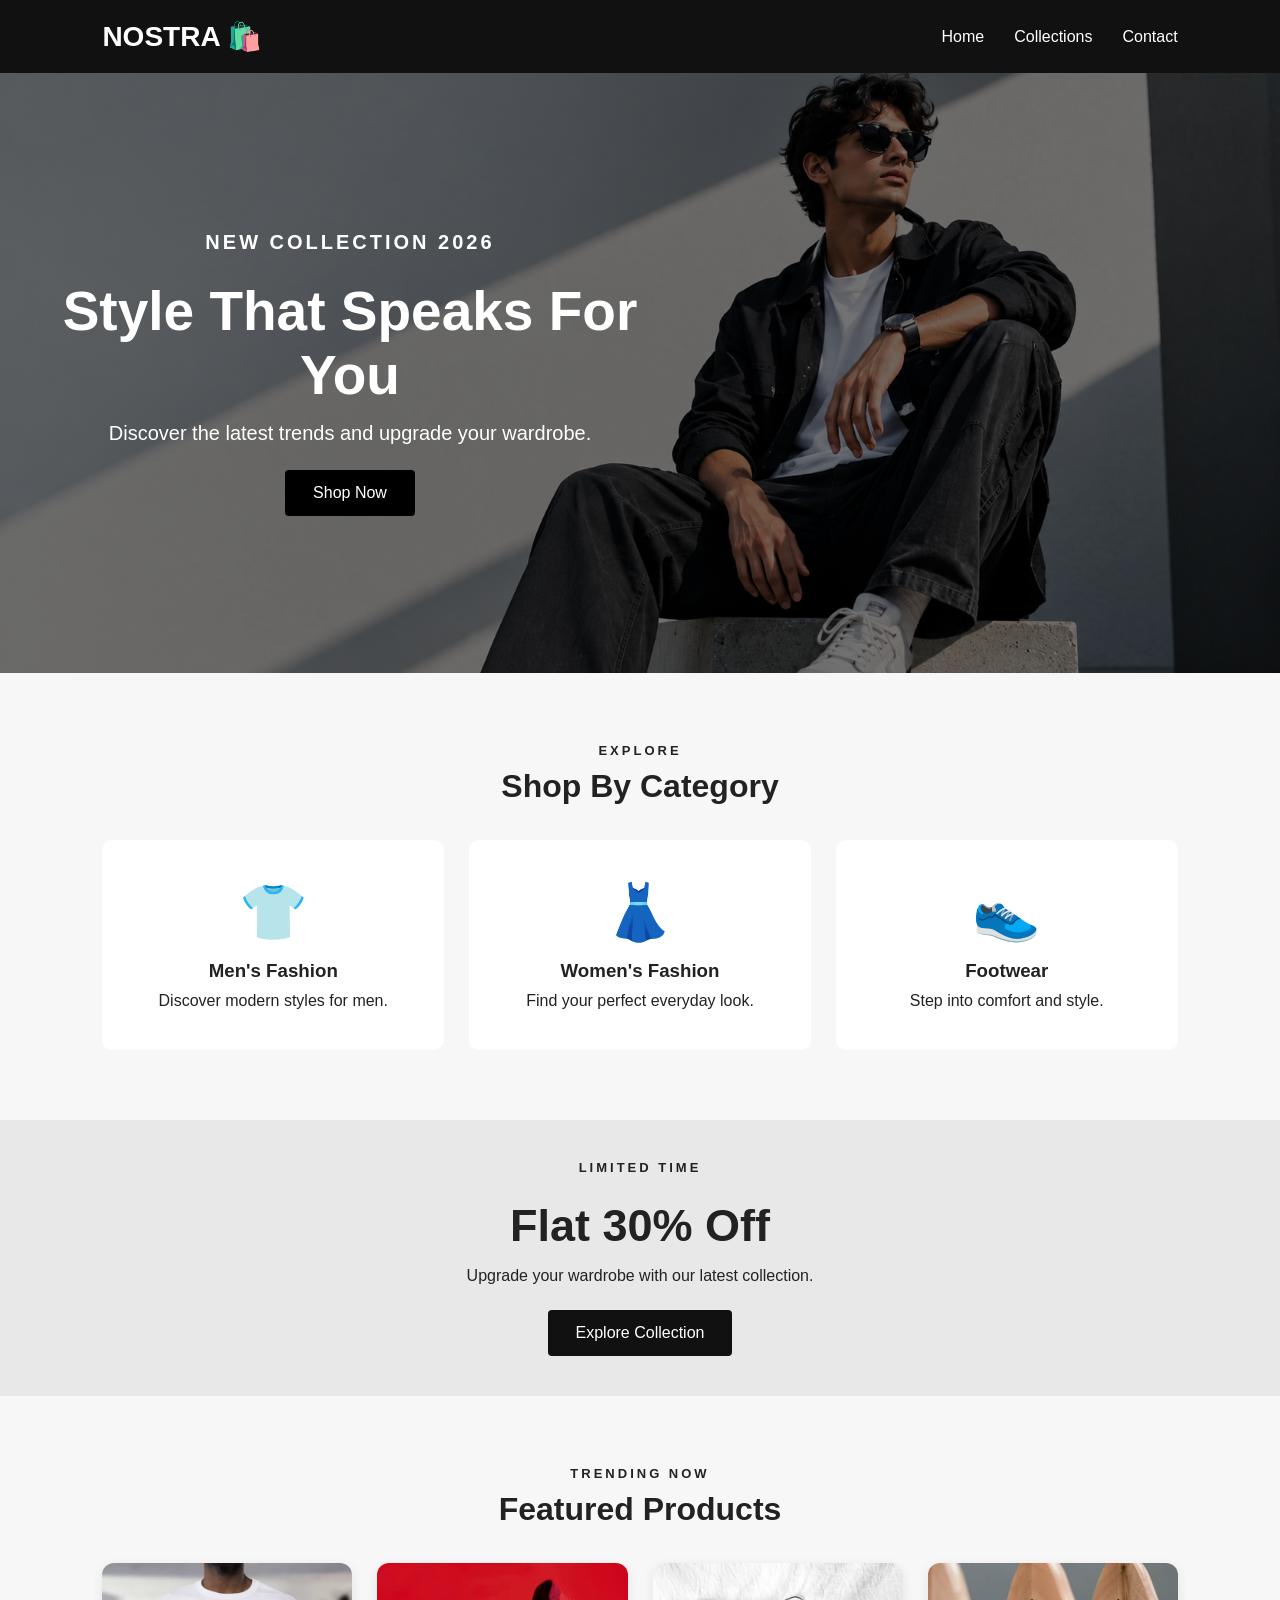
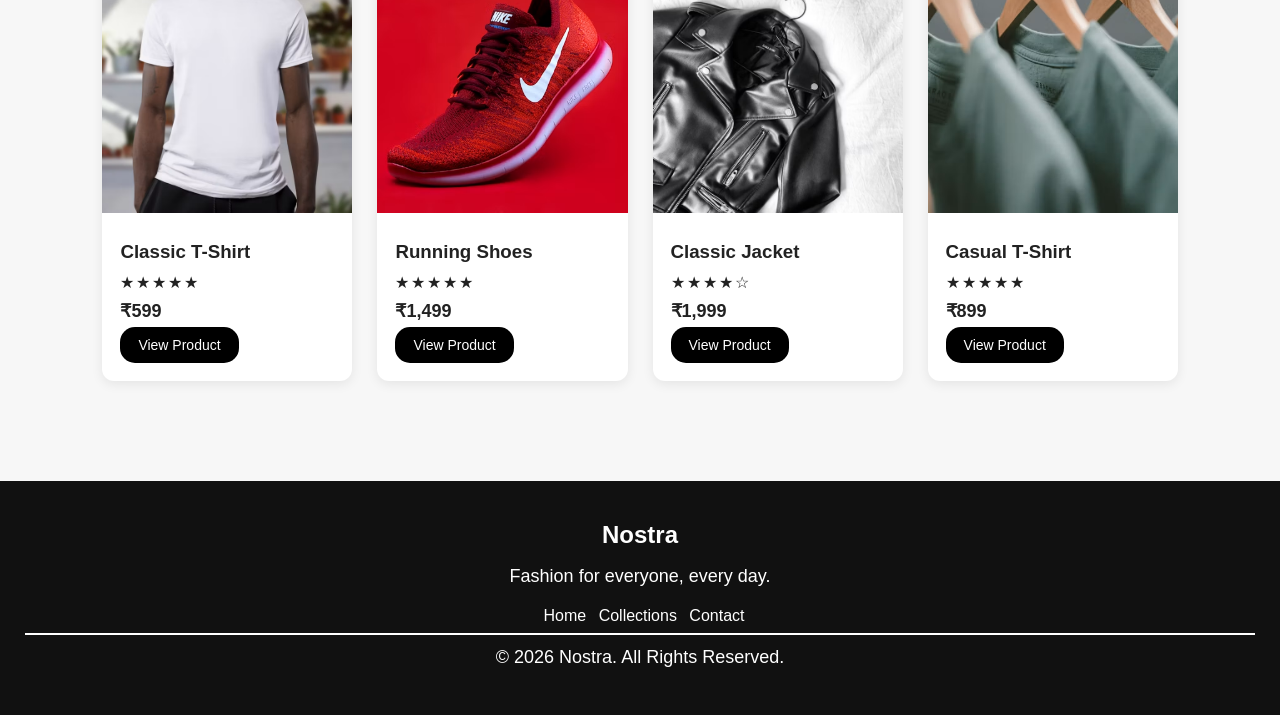
<file: index.html>
<!DOCTYPE html>

<html lang="en">

<head>
    <meta charset="UTF-8">
    <meta name="viewport" content="width=device-width, initial-scale=1.0">

    <!-- Title-->
    <title>Nostra | Wear Your Edge</title>

    <!-- Css Link -->
    <link rel="stylesheet" href="style.css">

    <!-- Favicon Img -->
    <link rel="icon" type="image/png" href="./img/Favicon_img/Favicon.png">
</head>

<body>

<nav class="navbar">
   <h1 class="logo">NOSTRA 🛍️</h1>

    <div class="nav-links">

        <a href="index.html">Home</a>
        <a href="collections.html">Collections</a>
        <a href="contact.html">Contact</a>
    
    </div>

    <button id="menuBtn" class="menu-btn">☰</button>

</nav>

<div id="mobileMenu" class="mobile-menu">

    <a href="index.html">Home</a>
    <a href="collections.html">Collections</a>
    <a href="contact.html">Contact</a>

</div>

<section class="hero">

    <div class="hero-content">

        <p class="offer-text">NEW COLLECTION 2026</p>
        <h2>Style That Speaks For You</h2>
        <p>Discover the latest trends and upgrade your wardrobe.</p>
        <a href="collections.html" class="btn">Shop Now</a>
    
    </div>

</section>

<section class="section">

    <p class="small-title">EXPLORE</p>
    <h2>Shop By Category</h2>

    <div class="category-container">

        <div class="category">

            <div class="category-icon">👕</div>
            <h3>Men's Fashion</h3>
            <p>Discover modern styles for men.</p>

        </div>

        <div class="category">

            <div class="category-icon">👗</div>
            <h3>Women's Fashion</h3>
            <p>Find your perfect everyday look.</p>

        </div>

        <div class="category">

            <div class="category-icon">👟</div>
            <h3>Footwear</h3>
            <p>Step into comfort and style.</p>

        </div>

    </div>

</section>

<section class="offer-section">

    <div>

        <p class="small-title">LIMITED TIME</p>
        <h2>Flat 30% Off</h2>
        <p>Upgrade your wardrobe with our latest collection.</p>
        <a href="collections.html" class="btn dark-btn">Explore Collection</a>

    </div>

</section>

<section class="section">

    <p class="small-title">TRENDING NOW</p>
    <h2>Featured Products</h2>

    <!-- Product Card 1 -->

    <div class="product-container">

        <div class="product-card">

            <img src="./img/homeimg/trending1.jpg"
                alt="Classic T-Shirt">

            <div class="product-info">

                <h3>Classic T-Shirt</h3>
                <p class="rating">★★★★★</p>
                <p class="price">₹599</p>
                <a href="collections.html">View Product</a>

            </div>

        </div>

        <!-- Product Card 2 -->

        <div class="product-card">

            <img src="./img/homeimg/trending2.jpg"
                alt="Running Shoes">

            <div class="product-info">

                <h3>Running Shoes</h3>
                <p class="rating">★★★★★</p>
                <p class="price">₹1,499</p>
                <a href="collections.html">View Product</a>

            </div>

        </div>

        <!-- Product Card 3 -->

        <div class="product-card">

            <img src="./img/homeimg/trending3.jpg"
                alt="Jacket">

            <div class="product-info">

                <h3>Classic Jacket</h3>
                <p class="rating">★★★★☆</p>
                <p class="price">₹1,999</p>
                <a href="collections.html">View Product</a>

            </div>
            
        </div>

        <!-- Product Card 4 -->
        <div class="product-card">

            <img
                src="./img/homeimg/trending4.jpg"
                alt="Casual T-Shirt">

            <div class="product-info">

                <h3>Casual T-Shirt</h3>
                <p class="rating">★★★★★</p>
                <p class="price">₹899</p>
                <a href="collections.html">View Product</a>

            </div>

        </div>
    </div>
</section>

<footer>
    
    <h2>Nostra</h2>
    <p>Fashion for everyone, every day.</p>

    <div class="footer-links">

        <a href="index.html">Home</a>
        <a href="collections.html">Collections</a>
        <a href="contact.html">Contact</a>

    </div>

    <p>© 2026 Nostra. All Rights Reserved.</p>

</footer>

<!-- JAVASCRIPT -->

<script src="script.js"></script>

</body>
</html>
</file>
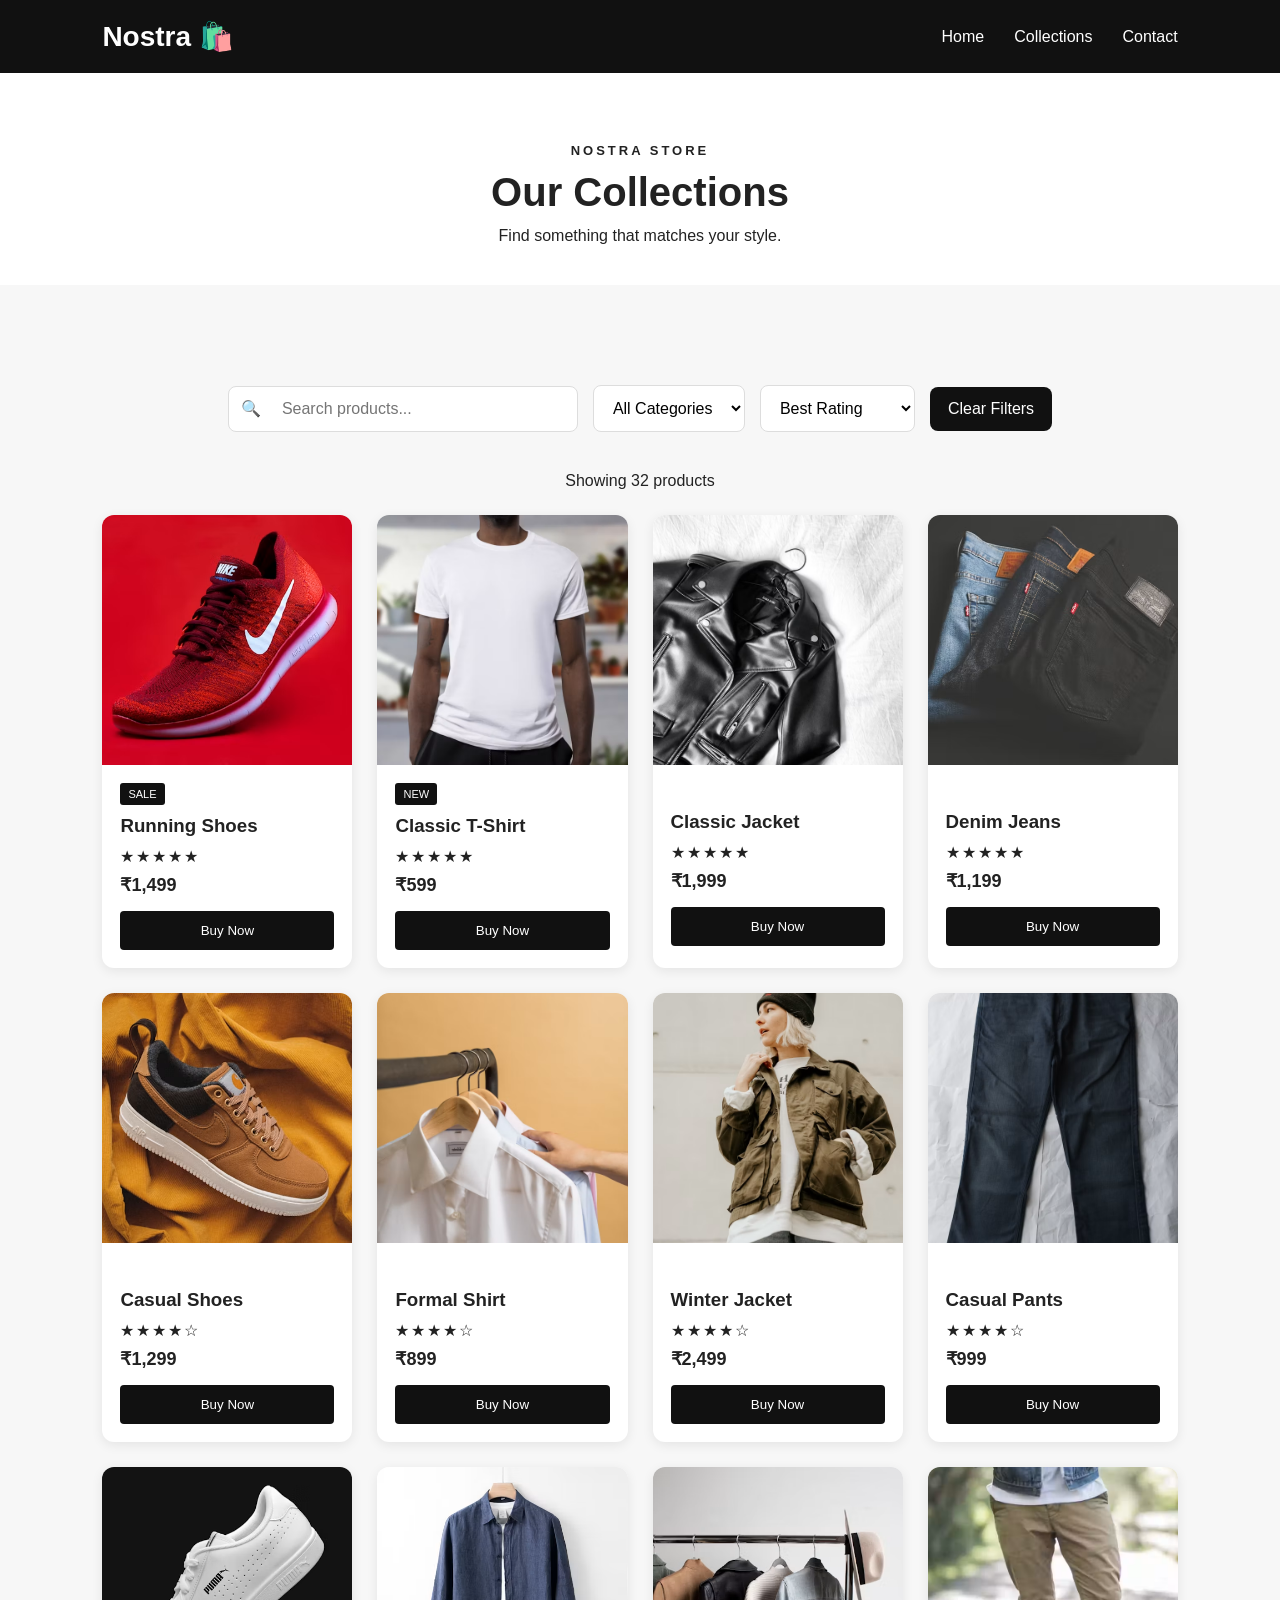
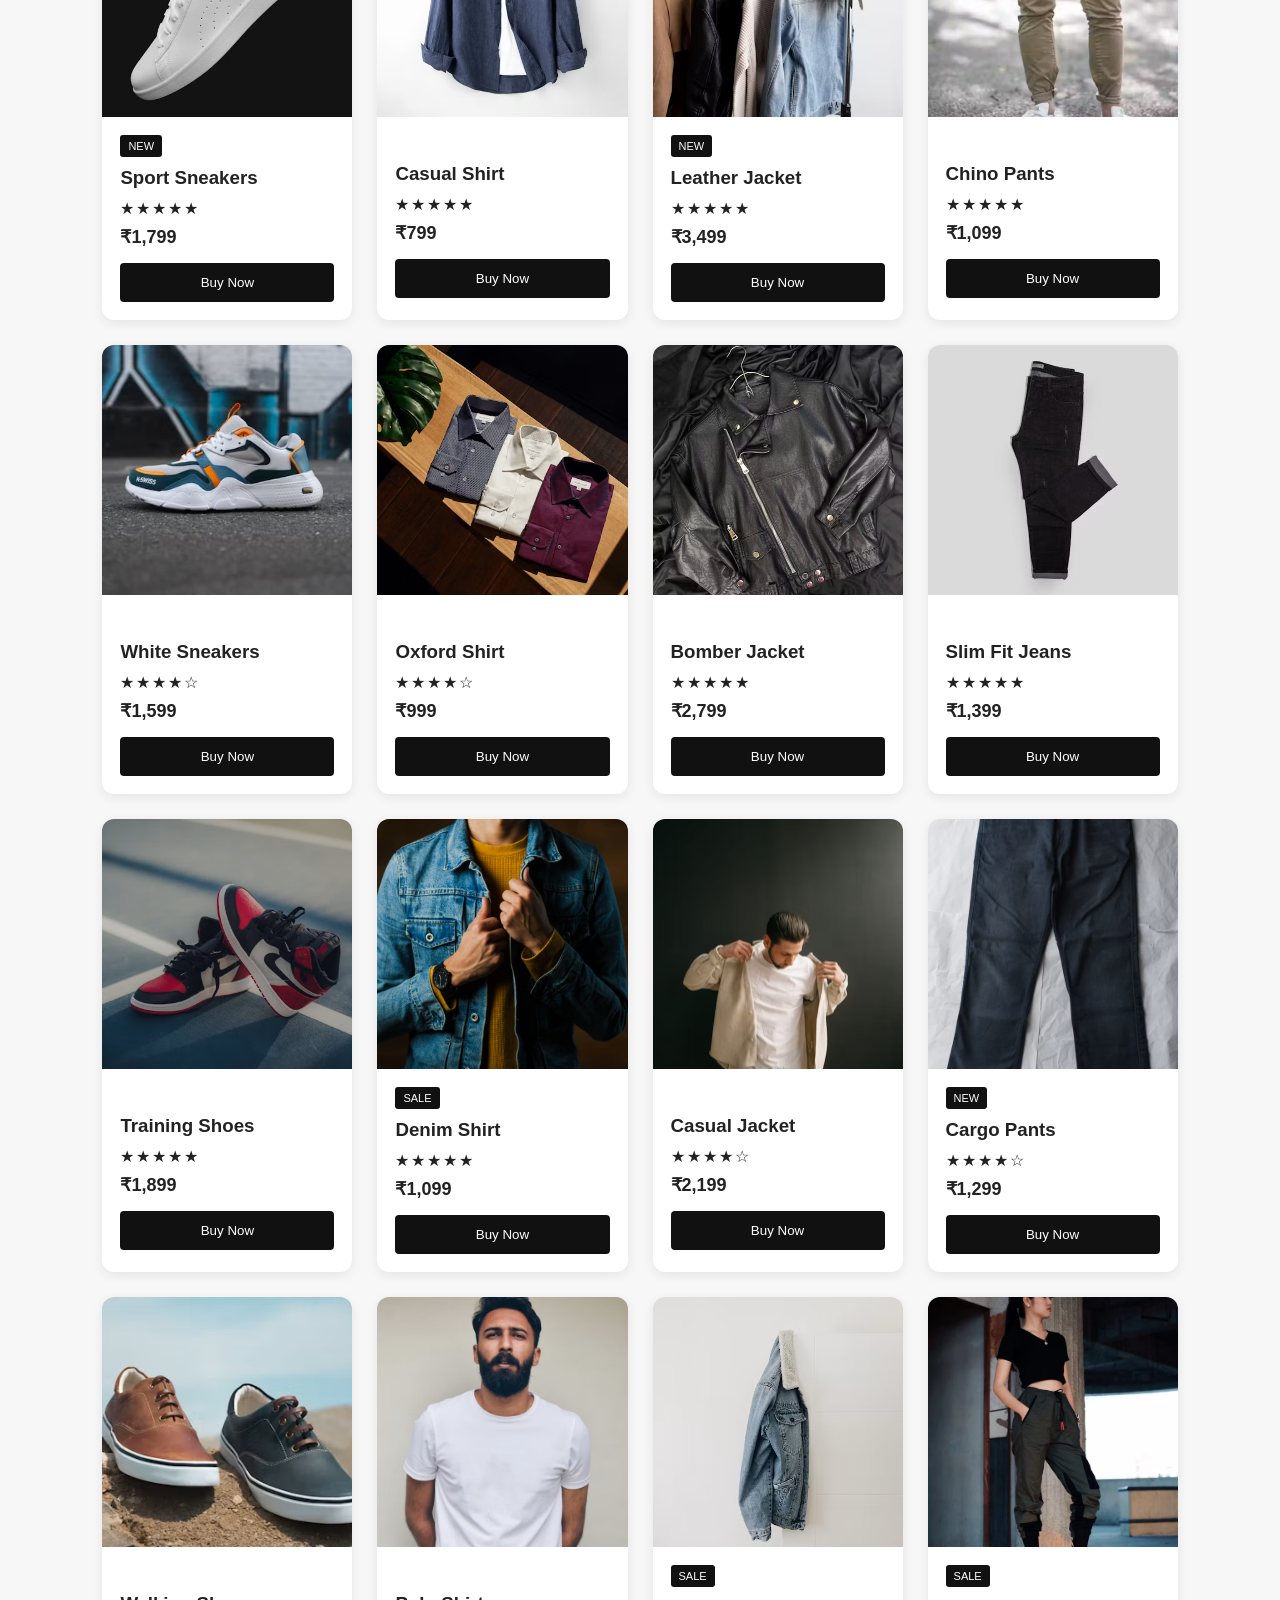
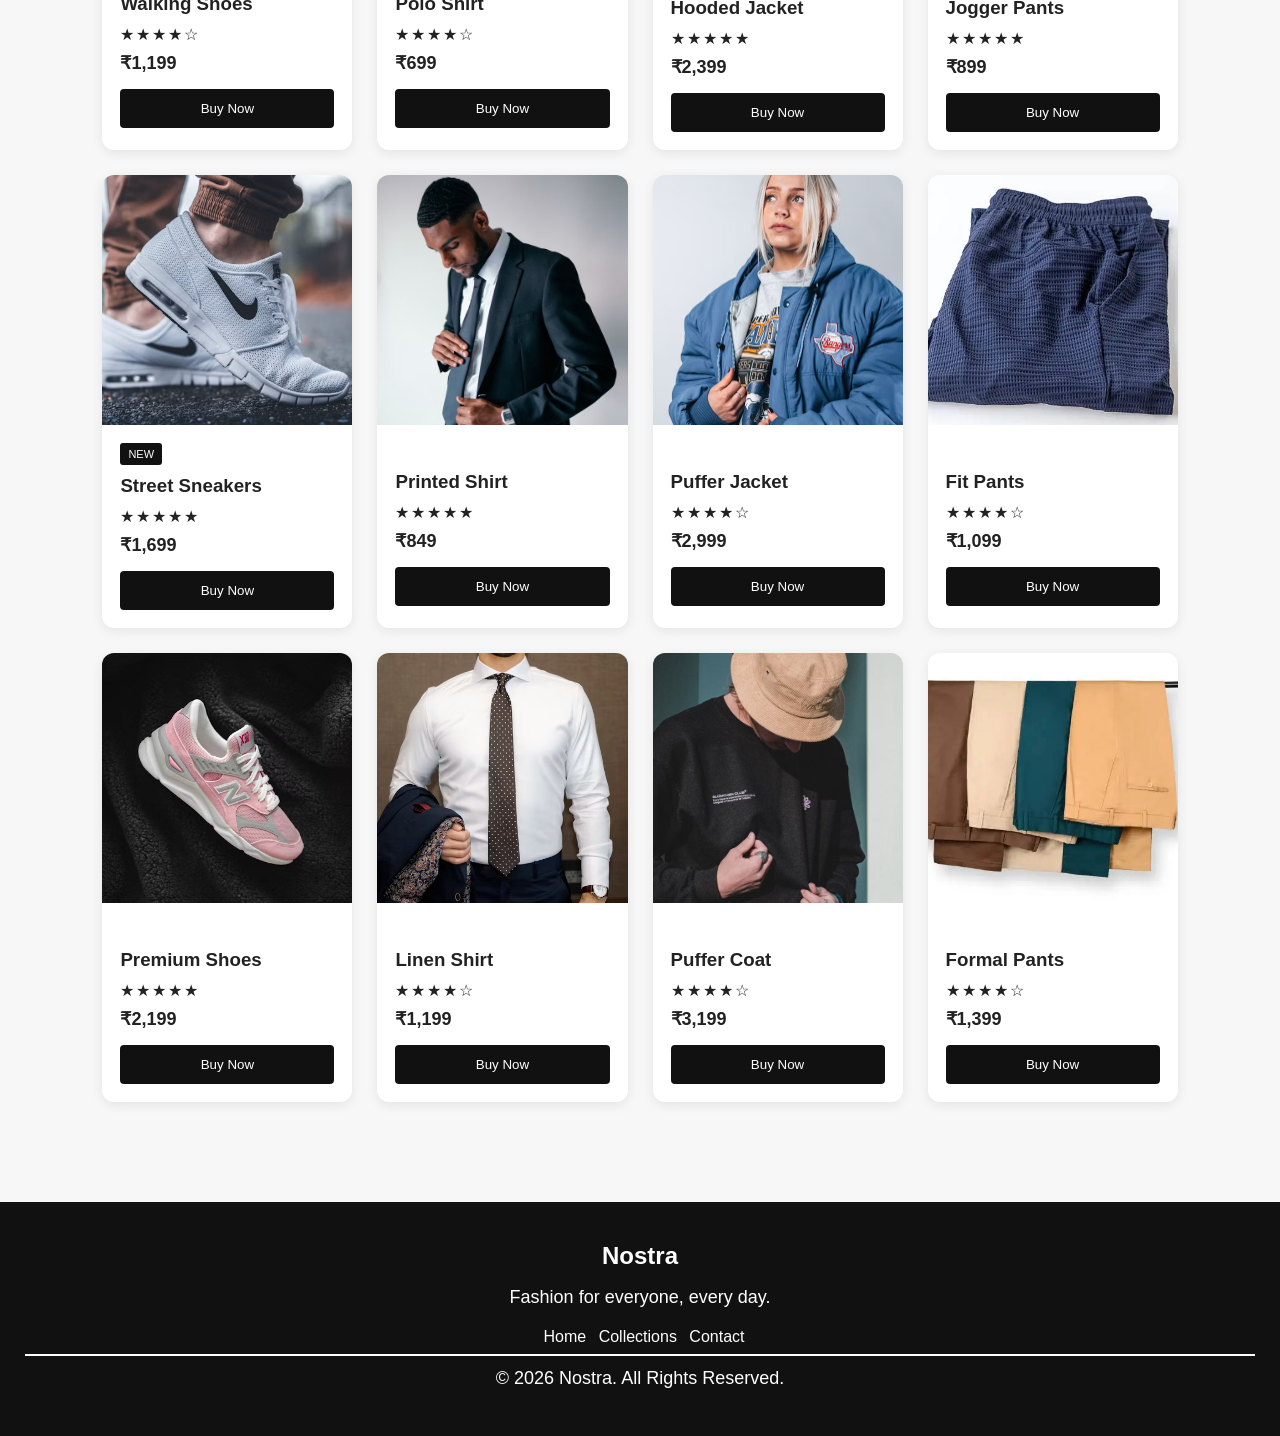
<file: collections.html>
<!DOCTYPE html>
<html lang="en">

<head>
    <meta charset="UTF-8">
    <meta name="viewport" content="width=device-width, initial-scale=1.0">

    <!-- Title-->
    <title>Nostra | Wear Your Edge</title>

    <!-- Css Link -->
    <link rel="stylesheet" href="style.css">

    <!-- Favicon Img -->
    <link rel="icon" type="image/png" href="./img/Favicon_img/Favicon.png">
</head>

<body>

    <!-- NAVBAR -->

    <nav class="navbar">

        <h1 class="logo">Nostra 🛍️</h1>

        <div class="nav-links">

            <a href="index.html">Home</a>
            <a href="collections.html">Collections</a>
            <a href="contact.html">Contact</a>

        </div>

        <button id="menuBtn" class="menu-btn">☰</button>

    </nav>

    <!-- MOBILE MENU -->

    <div id="mobileMenu" class="mobile-menu">

        <a href="index.html">Home</a>
        <a href="collections.html">Collections</a>
        <a href="contact.html">Contact</a>

    </div>

    <!-- PAGE HEADING -->

    <section class="page-heading">

        <p class="small-title">NOSTRA STORE</p>
        <h2>Our Collections</h2>
        <p>Find something that matches your style.</p>

    </section>

    <!-- SEARCH -->

    <section class="section">

        <div class="controls">

            <div class="search-box">

                <span>🔍</span>

                <input
                    type="text"
                    id="searchInput"
                    placeholder="Search products..."
                >

            </div>

            <select id="categoryFilter">

                <option value="all">All Categories</option>
                <option value="shirts">Shirts</option>
                <option value="shoes">Shoes</option>
                <option value="jackets">Jackets</option>
                <option value="pants">Pants</option>

            </select>

            <select id="ratingFilter">

                <option value="all">Best Rating</option>
                <option value="5"> 5 Star Rating</option>
                <option value="4"> 4+ Star Rating</option>

            </select>

            <button id="clearFilters" class="clear-btn">Clear Filters</button>

        </div>

        <!-- PRODUCT COUNT -->
        <p id="productCount" class="product-count"></p>

        <!-- PRODUCTS -->

        <div class="product-container" id="productContainer">

            <!-- 1. SHOES -->

            <div class="product-card product" data-category="shoes" data-rating="5">

                <img src="./img/Collections/product1.jpg" alt="Running Shoes">

                <div class="product-info">

                    <span class="tag">SALE</span>
                    <h3>Running Shoes</h3>
                    <p class="rating">★★★★★</p>
                    <p class="price">₹1,499</p>
                    <button class="buy-btn">Buy Now</button>

                </div>

            </div>

            <!-- 2. SHIRTS -->

            <div class="product-card product" data-category="shirts" data-rating="5">

                <img src="./img/Collections/product2.jpg" alt="Classic T-Shirt">

                <div class="product-info">

                    <span class="tag">NEW</span>
                    <h3>Classic T-Shirt</h3>
                    <p class="rating">★★★★★</p>
                    <p class="price">₹599</p>
                    <button class="buy-btn">Buy Now</button>

                </div>

            </div>

            <!-- 3. JACKETS -->

            <div class="product-card product" data-category="jackets" data-rating="5">

                <img src="./img/Collections/product3.jpg" alt="Classic Jacket">

                <div class="product-info">

                    <br>
                    <h3>Classic Jacket</h3>
                    <p class="rating">★★★★★</p>
                    <p class="price">₹1,999</p>
                    <button class="buy-btn">Buy Now</button>

                </div>

            </div>

            <!-- 4. PANTS -->

            <div class="product-card product" data-category="pants" data-rating="5">

                <img src="./img/Collections/product4.jpg" alt="Denim Jeans">

                <div class="product-info">

                    <br>
                    <h3>Denim Jeans</h3>
                    <p class="rating">★★★★★</p>
                    <p class="price">₹1,199</p>
                    <button class="buy-btn">Buy Now</button>

                </div>

            </div>

            <!-- 5. SHOES -->

            <div class="product-card product" data-category="shoes" data-rating="4">

                <img src="./img/Collections/product5.jpg" alt="Casual shoes">

                <div class="product-info">

                    <br>
                    <h3>Casual Shoes</h3>
                    <p class="rating">★★★★☆</p>
                    <p class="price">₹1,299</p>
                    <button class="buy-btn">Buy Now</button>

                </div>

            </div>

            <!-- 6. SHIRTS -->

            <div class="product-card product" data-category="shirts" data-rating="4">

                <img src="./img/Collections/product6.jpg" alt="Formal Shirt">

                <div class="product-info">

                    <br>
                    <h3>Formal Shirt</h3>
                    <p class="rating">★★★★☆</p>
                    <p class="price">₹899</p>
                    <button class="buy-btn">Buy Now</button>

                </div>

            </div>

            <!-- 7. JACKETS -->

            <div class="product-card product" data-category="jackets" data-rating="4">

                <img src="./img/Collections/product7.jpg" alt="Winter Jacket">

                <div class="product-info">

                    <br>
                    <h3>Winter Jacket</h3>
                    <p class="rating">★★★★☆</p>
                    <p class="price">₹2,499</p>
                    <button class="buy-btn">Buy Now</button>

                </div>

            </div>

            <!-- 8. PANTS -->

            <div class="product-card product" data-category="pants" data-rating="4">

                <img src="./img/Collections/product8.jpg" alt="Casual Pants">

                <div class="product-info">

                    <br>
                    <h3>Casual Pants</h3>
                    <p class="rating">★★★★☆</p>
                    <p class="price">₹999</p>
                    <button class="buy-btn">Buy Now</button>

                </div>

            </div>


            <!-- 9. SHOES -->

            <div class="product-card product" data-category="shoes" data-rating="5">

                <img src="./img/Collections/product9.jpg" alt="Sport Sneakers">

                <div class="product-info">

                    <span class="tag">NEW</span>
                    <h3>Sport Sneakers</h3>
                    <p class="rating">★★★★★</p>
                    <p class="price">₹1,799</p>
                    <button class="buy-btn">Buy Now</button>

                </div>

            </div>


            <!-- 10. SHIRTS -->

            <div class="product-card product" data-category="shirts" data-rating="5">

                <img src="./img/Collections/product10.jpg" alt="Casual Shirt">

                <div class="product-info">

                    <br>
                    <h3>Casual Shirt</h3>
                    <p class="rating">★★★★★</p>
                    <p class="price">₹799</p>
                    <button class="buy-btn">Buy Now</button>

                </div>

            </div>


            <!-- 11. JACKETS -->

            <div class="product-card product" data-category="jackets" data-rating="5">

                <img src="./img/Collections/product11.jpg" alt="Leather Jacket">

                <div class="product-info">

                    <span class="tag">NEW</span>
                    <h3>Leather Jacket</h3>
                    <p class="rating">★★★★★</p>
                    <p class="price">₹3,499</p>
                    <button class="buy-btn">Buy Now</button>

                </div>

            </div>


            <!-- 12. PANTS -->

            <div class="product-card product" data-category="pants" data-rating="5">

                <img src="./img/Collections/product12.jpg" alt="Chino Pants">

                <div class="product-info">

                    <br>
                    <h3>Chino Pants</h3>
                    <p class="rating">★★★★★</p>
                    <p class="price">₹1,099</p>
                    <button class="buy-btn">Buy Now</button>

                </div>

            </div>


            <!-- 13. SHOES -->

            <div class="product-card product" data-category="shoes" data-rating="4">

                <img src="./img/Collections/product13.jpg" alt="White Sneakers">

                <div class="product-info">

                    <br>
                    <h3>White Sneakers</h3>
                    <p class="rating">★★★★☆</p>
                    <p class="price">₹1,599</p>
                    <button class="buy-btn">Buy Now</button>

                </div>

            </div>


            <!-- 14. SHIRTS -->

            <div class="product-card product" data-category="shirts" data-rating="4">

                <img src="./img/Collections/product14.jpg" alt="Oxford Shirt">

                <div class="product-info">

                    <br>
                    <h3>Oxford Shirt</h3>
                    <p class="rating">★★★★☆</p>
                    <p class="price">₹999</p>
                    <button class="buy-btn">Buy Now</button>

                </div>

            </div>


            <!-- 15. JACKETS -->

            <div class="product-card product" data-category="jackets" data-rating="5">

                <img src="./img/Collections/product15.jpg" alt="Bomber Jacket">

                <div class="product-info">

                    <br>
                    <h3>Bomber Jacket</h3>
                    <p class="rating">★★★★★</p>
                    <p class="price">₹2,799</p>
                    <button class="buy-btn">Buy Now</button>

                </div>

            </div>


            <!-- 16. PANTS -->

            <div class="product-card product" data-category="pants" data-rating="5">

                <img src="./img/Collections/product16.jpg" alt="Slim Fit Jeans">

                <div class="product-info">

                    <br>
                    <h3>Slim Fit Jeans</h3>
                    <p class="rating">★★★★★</p>
                    <p class="price">₹1,399</p>
                    <button class="buy-btn">Buy Now</button>

                </div>

            </div>


            <!-- 17. SHOES -->

            <div class="product-card product" data-category="shoes" data-rating="5">

                <img src="./img/Collections/product17.jpg" alt="Training Shoes">

                <div class="product-info">

                    <br>
                    <h3>Training Shoes</h3>
                    <p class="rating">★★★★★</p>
                    <p class="price">₹1,899</p>
                    <button class="buy-btn">Buy Now</button>

                </div>

            </div>


            <!-- 18. SHIRTS -->

            <div class="product-card product" data-category="shirts" data-rating="5">

                <img src="./img/Collections/product18.jpg" alt="Denim Shirt">

                <div class="product-info">

                    <span class="tag">SALE</span>
                    <h3>Denim Shirt</h3>
                    <p class="rating">★★★★★</p>
                    <p class="price">₹1,099</p>
                    <button class="buy-btn">Buy Now</button>

                </div>

            </div>


            <!-- 19. JACKETS -->

            <div class="product-card product" data-category="jackets" data-rating="4">

                <img src="./img/Collections/product19.jpg" alt="Casual Jacket">

                <div class="product-info">

                    <br>
                    <h3>Casual Jacket</h3>
                    <p class="rating">★★★★☆</p>
                    <p class="price">₹2,199</p>
                    <button class="buy-btn">Buy Now</button>

                </div>

            </div>


            <!-- 20. PANTS -->

            <div class="product-card product" data-category="pants" data-rating="4">

                <img src="./img/Collections/product20.jpg" alt="Cargo Pants">

                <div class="product-info">

                    <span class="tag">NEW</span>
                    <h3>Cargo Pants</h3>
                    <p class="rating">★★★★☆</p>
                    <p class="price">₹1,299</p>
                    <button class="buy-btn">Buy Now</button>

                </div>

            </div>


            <!-- 21. SHOES -->

            <div class="product-card product" data-category="shoes" data-rating="4">

                <img src="./img/Collections/product21.jpg" alt="Walking Shoes">

                <div class="product-info">

                    <br>
                    <h3>Walking Shoes</h3>
                    <p class="rating">★★★★☆</p>
                    <p class="price">₹1,199</p>
                    <button class="buy-btn">Buy Now</button>

                </div>

            </div>


            <!-- 22. SHIRTS -->

            <div class="product-card product" data-category="shirts" data-rating="4">

                <img src="./img/Collections/product22.jpg" alt="Polo Shirt">

                <div class="product-info">

                    <br>
                    <h3>Polo Shirt</h3>
                    <p class="rating">★★★★☆</p>
                    <p class="price">₹699</p>
                    <button class="buy-btn">Buy Now</button>

                </div>

            </div>


            <!-- 23. JACKETS -->

            <div class="product-card product" data-category="jackets" data-rating="5">

                <img src="./img/Collections/product23.jpg" alt="Hooded Jacket">

                <div class="product-info">

                    <span class="tag">SALE</span>
                    <h3>Hooded Jacket</h3>
                    <p class="rating">★★★★★</p>
                    <p class="price">₹2,399</p>
                    <button class="buy-btn">Buy Now</button>

                </div>

            </div>


            <!-- 24. PANTS -->

            <div class="product-card product" data-category="pants" data-rating="5">

                <img src="./img/Collections/product24.jpg" alt="Jogger Pants">

                <div class="product-info">

                    <span class="tag">SALE</span>
                    <h3>Jogger Pants</h3>
                    <p class="rating">★★★★★</p>
                    <p class="price">₹899</p>
                    <button class="buy-btn">Buy Now</button>

                </div>

            </div>


            <!-- 25. SHOES -->

            <div class="product-card product" data-category="shoes" data-rating="5">

                <img src="./img/Collections/product25.jpg" alt="Street Sneakers">

                <div class="product-info">

                    <span class="tag">NEW</span>
                    <h3>Street Sneakers</h3>
                    <p class="rating">★★★★★</p>
                    <p class="price">₹1,699</p>
                    <button class="buy-btn">Buy Now</button>

                </div>

            </div>


            <!-- 26. SHIRTS -->

            <div class="product-card product" data-category="shirts" data-rating="5">

                <img src="./img/Collections/product26.jpg" alt="Printed Shirt">

                <div class="product-info">

                    <br>
                    <h3>Printed Shirt</h3>
                    <p class="rating">★★★★★</p>
                    <p class="price">₹849</p>
                    <button class="buy-btn">Buy Now</button>

                </div>

            </div>


            <!-- 27. JACKETS -->

            <div class="product-card product" data-category="jackets" data-rating="4">

                <img src="./img/Collections/product27.jpg" alt="Puffer Jacket">

                <div class="product-info">

                    <br>
                    <h3>Puffer Jacket</h3>
                    <p class="rating">★★★★☆</p>
                    <p class="price">₹2,999</p>
                    <button class="buy-btn">Buy Now</button>

                </div>

            </div>


            <!-- 28. PANTS -->

            <div class="product-card product" data-category="pants" data-rating="4">

                <img src="./img/Collections/product28.jpg" alt="Relaxed Fit Pants">

                <div class="product-info">

                    <br>
                    <h3>Fit Pants</h3>
                    <p class="rating">★★★★☆</p>
                    <p class="price">₹1,099</p>
                    <button class="buy-btn">Buy Now</button>

                </div>

            </div>


            <!-- 29. SHOES -->

            <div class="product-card product" data-category="shoes" data-rating="5">

                <img src="./img/Collections/product29.jpg" alt="Premium Shoes">

                <div class="product-info">

                    <br>
                    <h3>Premium Shoes</h3>
                    <p class="rating">★★★★★</p>
                    <p class="price">₹2,199</p>
                    <button class="buy-btn">Buy Now</button>

                </div>

            </div>


            <!-- 30. SHIRTS -->

            <div class="product-card product" data-category="shirts" data-rating="4">

                <img src="./img/Collections/product30.jpg" alt="Linen Shirt">

                <div class="product-info">

                    <br>
                    <h3>Linen Shirt</h3>
                    <p class="rating">★★★★☆</p>
                    <p class="price">₹1,199</p>
                    <button class="buy-btn">Buy Now</button>

                </div>

            </div>


            <!-- 31. JACKETS -->

            <div class="product-card product" data-category="jackets" data-rating="4">

                <img src="./img/Collections/product31.jpg" alt="Puffer Coat">

                <div class="product-info">

                    <br>
                    <h3>Puffer Coat</h3>
                    <p class="rating">★★★★☆</p>
                    <p class="price">₹3,199</p>
                    <button class="buy-btn">Buy Now</button>

                </div>

            </div>


            <!-- 32. PANTS -->

            <div class="product-card product" data-category="pants" data-rating="4">

                <img src="./img/Collections/product32.jpg" alt="Formal Pants">

                <div class="product-info">

                    <br>
                    <h3>Formal Pants</h3>
                    <p class="rating">★★★★☆</p>
                    <p class="price">₹1,399</p>
                    <button class="buy-btn">Buy Now</button>

                </div>

            </div>


        </div>


        <!-- NO PRODUCTS MESSAGE -->

        <p id="noProducts" class="no-products">
            No products found.
        </p>


    </section>


    <!-- FOOTER -->

    <footer>

        <h2>Nostra</h2>

        <p>Fashion for everyone, every day.</p>

        <div class="footer-links">

            <a href="index.html">Home</a>
            <a href="collections.html">Collections</a>
            <a href="contact.html">Contact</a>

        </div>

        <p>© 2026 Nostra. All Rights Reserved.</p>

    </footer>


    <!-- JAVASCRIPT -->

    <script src="script.js"></script>

</body>

</html>
</file>
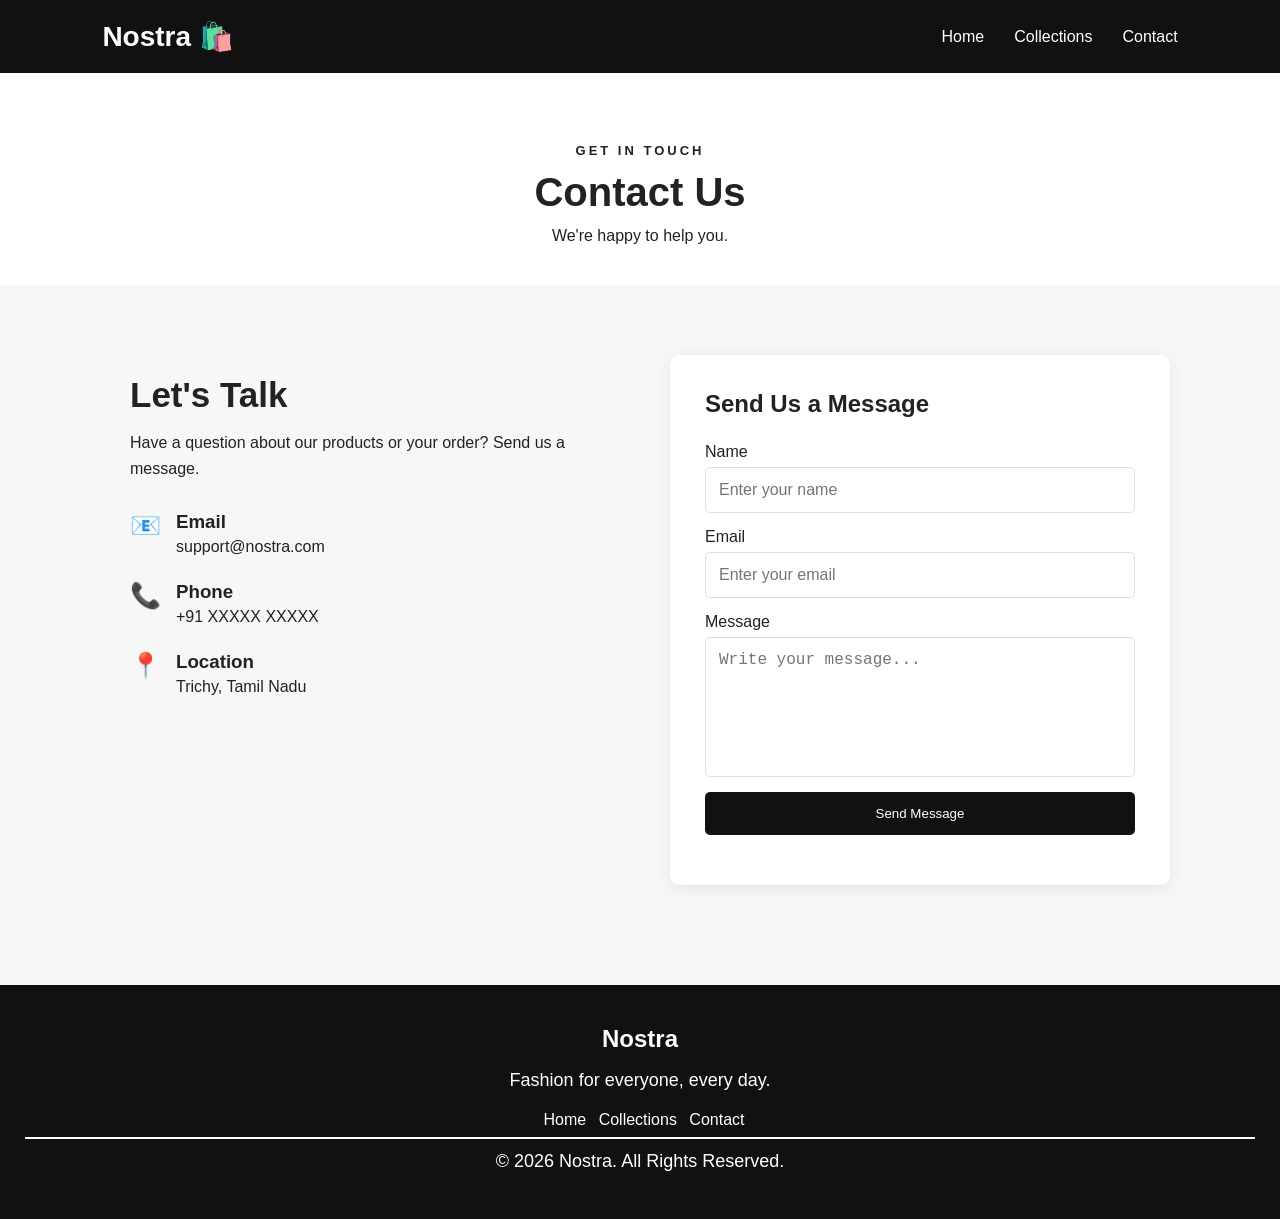
<file: contact.html>
<!DOCTYPE html>

<html lang="en">

<head>
    <meta charset="UTF-8">
    <meta name="viewport" content="width=device-width, initial-scale=1.0">

    <!-- Title-->
    <title>Nostra | Wear Your Edge</title>

    <!-- Css Link -->
    <link rel="stylesheet" href="style.css">
    
    <!-- Favicon Img -->
    <link rel="icon" type="image/png" href="./img/Favicon_img/Favicon.png">
</head>

<body>

<nav class="navbar">

    <h1 class="logo">Nostra 🛍️</h1>

    <div class="nav-links">
        <a href="index.html">Home</a>
        <a href="collections.html">Collections</a>
        <a href="contact.html">Contact</a>
    </div>

    <button id="menuBtn" class="menu-btn">☰</button>

</nav>

<div id="mobileMenu" class="mobile-menu">

    <a href="index.html">Home</a>
    <a href="collections.html">Collections</a>
    <a href="contact.html">Contact</a>

</div>

<section class="page-heading">

    <p class="small-title">GET IN TOUCH</p>
    <h2>Contact Us</h2>
    <p>We're happy to help you.</p>

</section>

<section class="contact-section">

    <div class="contact-info">

        <h2>Let's Talk</h2>

        <p>
            Have a question about our products or your order?
            Send us a message.
        </p>

        <div class="contact-item">
            <span>📧</span>
            <div>
                <h3>Email</h3>
                <p>support@nostra.com</p>
            </div>
        </div>

        <div class="contact-item">

            <span>📞</span>

            <div>

                <h3>Phone</h3>
                <p>+91 XXXXX XXXXX</p>

            </div>

        </div>

        <div class="contact-item">

            <span>📍</span>

            <div>

                <h3>Location</h3>
                <p>Trichy, Tamil Nadu</p>

            </div>
        </div>

    </div>

    <div class="contact-box">

        <h2>Send Us a Message</h2>

        <form id="contactForm">

            <label for="name">Name</label>
            <input type="text" id="name" placeholder="Enter your name">
            <p id="nameError" class="error"></p>


            <label for="email">Email</label>
            <input type="email" id="email" placeholder="Enter your email">
            <p id="emailError" class="error"></p>


            <label for="message">Message</label>
            <textarea id="message" placeholder="Write your message..."></textarea>
            <p id="messageError" class="error"></p>


            <button type="submit" class="submit-btn">Send Message</button>
            <p id="successMessage" class="success"></p>

        </form>

    </div>

</section>

<footer>
    
    <h2>Nostra</h2>
    <p>Fashion for everyone, every day.</p>

    <div class="footer-links">

        <a href="index.html">Home</a>
        <a href="collections.html">Collections</a>
        <a href="contact.html">Contact</a>

    </div>

    <p>© 2026 Nostra. All Rights Reserved.</p>

</footer>

<!-- JAVASCRIPT -->

<script src="script.js"></script>

</body>
</html>
</file>
<file: style.css>
* {
    margin: 0;
    padding: 0;
    box-sizing: border-box;
}

body {
    font-family: Arial, sans-serif;
    background: #f7f7f7;
    color: #222;
}

/* NAVBAR */

.navbar {
    background: #111;
    color: white;
    display: flex;
    align-items: center;
    justify-content: space-between;
    padding: 20px 8%;
}

.logo {
    font-size: 28px;
}

.nav-links {
    display: flex;
    gap: 30px;
}

.nav-links a {
    color: white;
    text-decoration: none;
    transition: 0.3s;
}

.nav-links a:hover {
    opacity: 0.6;
}

.nav-links a:active {
    color: red;
    font-weight: bold;
}    

.menu-btn {
    display: none;
    background: none;
    border: none;
    color: white;
    font-size: 25px;
    cursor: pointer;
}

/* MOBILE MENU */

.mobile-menu {
    display: none;
    background: #111;
    padding: 10px 8%;
}

.mobile-menu a {
    display: block;
    color: white;
    text-decoration: none;
    padding: 12px 0;
    cursor: pointer;
}

.mobile-menu a:hover {
    opacity: 0.5;
}

/* HERO */

.hero {
    min-height: 600px;
    display: flex;
    justify-content: flex-start;
    align-items: center;
    text-align: center;
    background:
    linear-gradient(
        rgba(0, 0, 0, 0.55),
        rgba(0, 0, 0, 0.55)
    ),
    url("./img/homeimg/heroimg.jpg.png")
    center/cover;
}

.hero-content {
    color: white;
    max-width: 700px;
    padding: 20px;
}

.hero h2 {
    font-size: 55px;
    margin: 15px 0;
}

.hero p {
    font-size: 20px;
    margin-bottom: 25px;
}

.offer-text,
.small-title {
    font-size: 13px;
    letter-spacing: 3px;
    font-weight: bold;
}

/* BUTTON */

.btn {
    display: inline-block;
    background: black;
    color: white;
    padding: 14px 28px;
    text-decoration: none;
    border-radius: 4px;
    font-weight: 500;
    cursor: pointer;
    transition: 0.3s;
}

.btn:hover {
    transform: translateY(-2px);
}

.dark-btn {
    background: #111;
    color: white;
}

/* SECTION */

.section {
    padding: 70px 8%;
    text-align: center;
}

.section h2 {
    font-size: 32px;
    margin: 10px 0 35px;
}

/* CATEGORY */

.category-container {
    display: grid;
    grid-template-columns: repeat(3, 1fr);
    gap: 25px;
}

.category {
    background: white;
    padding: 40px 25px;
    border-radius: 10px;
    transition: 0.3s;
}

.category:hover {
    transform: translateY(-8px);
    box-shadow: 0 8px 20px rgba(0, 0, 0, 0.08);
}

.category-icon {
    font-size: 55px;
    margin-bottom: 15px;
}

.category h3 {
    margin-bottom: 10px;
}

/* OFFER */

.offer-section {
    display: flex;
    justify-content: center;
    align-items: center;
    text-align: center;
    padding: 40px;
    background: #e8e8e8;
}

.offer-section h2 {
    font-size: 45px;
    margin: 15px 0;
}

.offer-section p {
    margin-bottom: 25px;
}

/* SEARCH + FILTER */

.controls {
    display: flex;
    justify-content: center;
    align-items: center;
    gap: 15px;
    flex-wrap: wrap;
    margin: 30px auto 40px;
}

.search-box {
    display: flex;
    align-items: center;
    gap: 8px;
    width: 350px;
    padding: 0 12px;
    border: 1px solid #ddd;
    border-radius: 8px;
    background-color: white;
}

.search-box input {
    width: 100%;
    border: none;
    outline: none;
    padding: 13px;
    font-size: 16px;
}

.controls select {
    padding: 13px 15px;
    border: 1px solid #ddd;
    border-radius: 8px;
    background: white;
    font-size: 16px;
    cursor: pointer;
    outline: none;
}

.search-box:focus-within,
.controls select:focus {
    border-color: #222;
    box-shadow: 0 0 0 2px rgba(0, 0, 0, 0.05);
}

.clear-btn {
    padding: 13px 18px;
    border: none;
    border-radius: 8px;
    background: #111;
    color: white;
    font-size: 16px;
    cursor: pointer;
    transition: 0.3s;
}

.clear-btn:hover {
    background: #333;
}

.product-count {
    margin-bottom: 25px;
    font-size: 16px;
    font-weight: 500;
}

/* PRODUCTS */

.product-container {
    display: grid;
    grid-template-columns: repeat(4, 1fr);
    gap: 25px;
}

.product-card {
    position: relative;
    background: white;
    border-radius: 12px;
    overflow: hidden;
    text-align: left;
    box-shadow: 0 3px 12px rgba(0, 0, 0, 0.08);
    transition: 0.3s;
}

.product-card:hover {
    transform: translateY(-6px);
    box-shadow: 0 10px 25px rgba(0,0,0,0.15);
}

.product-card img {
    width: 100%;
    height: 250px;
    object-fit: cover;
    display: block;
    transition: 0.4s;
}

.product-card:hover img {
    transform: scale(1.05);
}

.product-info {
    padding: 18px;
}

.product-info h3 {
    margin: 10px 0;
}

.product-info a {
    padding: 10px 18px;
    margin-top: 5px;
    border-radius: 15px;
    background-color: black;
    color: white;
    font-size: 14px;
    font-weight: 500;
    cursor: pointer;
    transition: all 0.3s ease;
    text-decoration: none;
    display: inline-block;
}

.product-info a:hover {
    background-color: #333;
    transform: translateY(-2px);
    box-shadow: 0 5px 12px rgba(0, 0, 0, 0.15);
}

.product-info a:focus-visible {
    outline: 2px solid #111;
    outline-offset: 3px;
}

.product-info a:active {
    transform: translateY(0);
}

.rating {
    letter-spacing: 2px;
    margin: 8px 0;
}

.price {
    font-size: 18px;
    font-weight: bold;
}

.tag {
    display: inline-block;
    background: #111;
    color: white;
    font-size: 11px;
    padding: 5px 8px;
    border-radius: 3px;
}

.buy-btn {
    width: 100%;
    border: none;
    background: #111;
    color: white;
    padding: 12px;
    margin-top: 15px;
    cursor: pointer;
    border-radius: 4px;
    transition: 0.3s;
}

.buy-btn:hover {
    background: #444;
}

/* COLLECTION HEADING */

.page-heading {
    text-align: center;
    padding: 70px 20px 40px;
    background: white;
}

.page-heading h2 {
    font-size: 40px;
    margin: 12px 0;
}

/* NO PRODUCTS */

.no-products {
    display: none;
    margin-top: 30px;
    font-size: 20px;
}

/* CONTACT */

.contact-section {
    max-width: 1100px;
    margin: auto;
    padding: 70px 20px;
    display: grid;
    grid-template-columns: 1fr 1fr;
    gap: 60px;
}

.contact-info {
    padding: 20px;
}

.contact-info h2 {
    font-size: 35px;
    margin-bottom: 15px;
}

.contact-info > p {
    line-height: 1.6;
    margin-bottom: 30px;
}

.contact-item {
    display: flex;
    gap: 15px;
    margin-bottom: 25px;
}

.contact-item span {
    font-size: 25px;
}

.contact-item h3 {
    margin-bottom: 5px;
}

.contact-box {
    background: white;
    padding: 35px;
    border-radius: 10px;
    box-shadow: 0 3px 15px rgba(0, 0, 0, 0.08);
}

.contact-box h2 {
    margin-bottom: 25px;
}

.contact-box form {
    display: flex;
    flex-direction: column;
}

.contact-box label {
    margin-bottom: 6px;
}

.contact-box input,
.contact-box textarea {
    padding: 13px;
    border: 1px solid #ddd;
    border-radius: 5px;
    font-size: 16px;
    margin-bottom: 5px;
    outline: none;
}

.contact-box input:focus,
.contact-box textarea:focus {
    border-color: #111;
}

.contact-box textarea {
    height: 140px;
    resize: none;
}

.error {
    color: red;
    font-size: 13px;
    margin-bottom: 10px;
}

.success {
    color: green;
    text-align: center;
    margin-top: 15px;
}

.submit-btn {
    border: none;
    background: #111;
    color: white;
    padding: 14px;
    cursor: pointer;
    border-radius: 5px;
    transition: 0.3s;
}

.submit-btn:hover {
    background: #444;
}

/* FOOTER */

footer {
    background: #111;
    color: white;
    text-align: center;
    padding: 40px 20px;
    margin-top: 30px;
    display:flex;
    flex-direction: column;
    justify-content: center;
}

footer h2 {
    margin-bottom: 10px;
}

footer p {
    margin: 7px;
    font-size: 18px;
}

.footer-links a {
    color: white;
    text-decoration: none;
    padding-left: 8px;
}

.footer-links {
    border-bottom: solid 2px white;
    margin: 5px;
    padding: 8px;
}

.footer-links a:hover {
    opacity: 0.6;
    transition: 0.3s;
}

/* RESPONSIVE */

@media (max-width: 900px) {

.hero-content {
    margin-left: 30px;
}

.product-container {
    grid-template-columns: repeat(2, 1fr);
}

.contact-section {
    grid-template-columns: 1fr;
}

}

@media (max-width: 700px) {

.hero-content {
    margin: 0 auto 10px;
    text-align: center;
}

.nav-links {
    display: none;
}

.menu-btn {
    display: block;
}

.hero {
    min-height: 500px;
}

.hero h2 {
    font-size: 38px;
}

.category-container {
    grid-template-columns:1fr;
}

.controls {
    flex-direction: column;
    width: 100%;
    padding: 0 15px;
}

.search-box {
    width: 100%;
}

.controls select {
    width: 100%;
}

.page-heading h2 {
    font-size: 32px;
}

}

@media (max-width: 500px) {

.offer-text {
    font-size: small;
}   

.offer-section h2 {
    font-size: 35px;
}

.navbar {
    padding: 18px 5%;
}

.section {
    padding: 50px 5%;
}

.product-container {
    grid-template-columns: repeat(2,1fr);
    gap: 10px;
}

.product-card img {
    height: 150px;
}

.product-info {
    padding: 10px;
}

.product-info a {
    font-size: 18px;
    font-weight: 400;
    padding: 8px 10px;
}

.product-info h3 {
    font-size: 14px;
    margin: 8px 0;
}

.rating {
    font-size: 12px;
    letter-spacing: 1px;
}

.price {
    font-size: 15px;
}

.hero h2 {
    font-size: 32px;
}

.contact-section {
    padding: 40px 15px;
}

.contact-box {
    padding: 25px;
}

}

@media (max-width: 400px) {

.product-info h3 {
    font-size: small;
    font-weight:bolder;
}

.rating {
    font-size: small;
    font-weight: 900;
}

.price {
    font-size: small;
    font-weight: bold;
}

.product-info a {
    font-size: 10px;
    padding: 7px 8px;
}

}
</file>
